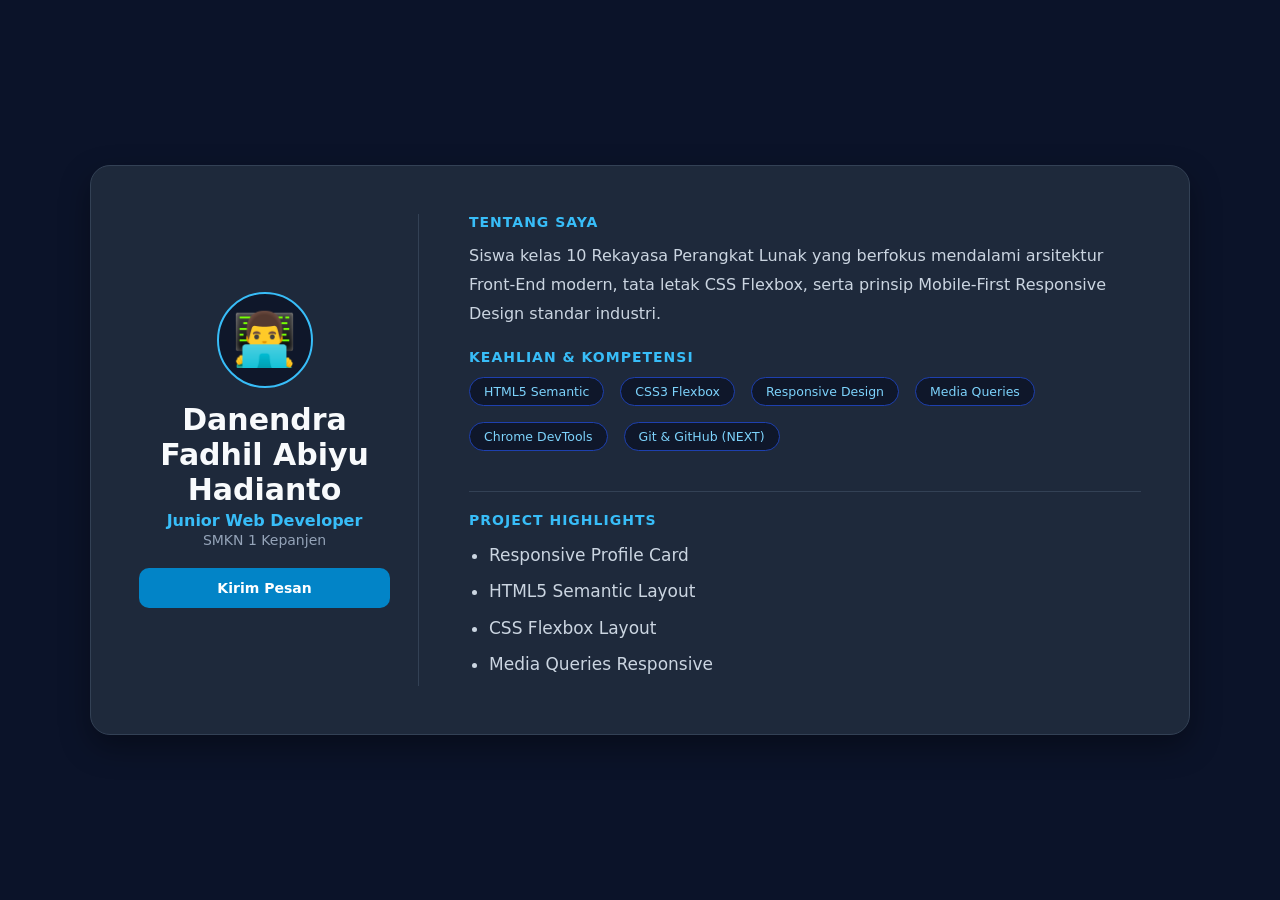
<file: index.html>
<!DOCTYPE html>
<html lang="id">
<head>
    <meta charset="UTF-8">
    <meta name="viewport" content="width=device-width, initial-scale=1.0">
    <title>Profil Digital Responsive - Danendra Fadhil Abiyu Hadianto</title>
    <link rel="stylesheet" href="style.css">
</head>
<body>

    <main class="page-wrapper">
    <!-- Kartu Profil Utama-->
     <article class="profile-card">

       <!-- Kolom kiri / Header Profil -->
       <header class="card-aside">
         <div class="avatar-box">
            <span class="avatar-icon">👨‍💻</span>
         </div>
         <h1 class="student-name">Danendra Fadhil Abiyu Hadianto</h1>
         <p class="student-role">Junior Web Developer</p>
         <p class="student-school">SMKN 1 Kepanjen</p>
         <a href="mailto:danendrafadhil.abiyu11@gmail.com" class="btn-contact">Kirim Pesan </a>
       </header>

       <!-- Kolom kanan / Konten Detail -->
        <section class="card-content">
          <div class="bio-section">
            <h2 class="section-heading">Tentang Saya</h2>
            <p class="bio-text">
               Siswa kelas 10 Rekayasa Perangkat Lunak yang berfokus mendalami arsitektur Front-End modern, 
               tata letak CSS Flexbox, serta prinsip Mobile-First Responsive Design standar industri.
             </p>
          </div>

          <div class="skills-section">
            <h2 class="section-heading">Keahlian & Kompetensi</h2>
            <div class="skill-matrix">
                <div class="skill-badge">HTML5 Semantic</div>
                <div class="skill-badge">CSS3 Flexbox</div>
                <div class="skill-badge">Responsive Design</div>
                <div class="skill-badge">Media Queries</div>
                <div class="skill-badge">Chrome DevTools</div>
                <div class="skill-badge">Git & GitHub (NEXT) </div>
            </div>

            <div class="project-highlights">
                <h2 class="section-heading">Project Highlights</h2>

            <ul>
                <li>Responsive Profile Card</li>
                <li>HTML5 Semantic Layout</li>
                <li>CSS Flexbox Layout</li>
                <li>Media Queries Responsive</li>
            </ul>
            </div>
          </div>
        </section>

     </article>
    </main>

</body>
</html>
</file>
<file: style.css>
* {
    margin: 0;
    padding: 0;
    box-sizing: border-box;
}

body {
    font-family: 'Segoe UI', system-ui, -apple-system, sans-serif;
    background-color: #0b1329;
    color: #e2e8f0;
    min-height: 100vh;
    display: flex;
    justify-content: center;
    align-items: center;
    padding: 16px;
}

.page-wrapper {
    width: 100%;
    max-width: 820px;
}

.profile-card {
    background-color: #1e293b;
    border: 1px solid #334155;
    border-radius: 20px;
    padding: 24px;
    box-shadow: 0 12px 30px rgba(0, 0, 0, 0.35);
    display: flex;
    flex-direction: column; /* Bertumpuk vertikal di HP */
    gap: 24px;
}

.card-aside {
    display: flex;
    flex-direction: column;
    align-items: center;
    text-align: center;
    padding-bottom: 20px;
    border-bottom: 1px solid #334155;   
}

.avatar-box {
    transition: transform .3s ease;
    width: 84px;
    height: 84px;
    background: #0f172a;
    border: 2px solid #38bdf8;
    border-radius: 50%;
    display: flex;
    justify-content: center;
    align-items: center;
    font-size: 46px;
    margin-bottom: 14px;
}

.avatar-box:hover {
    transform: scale(1.05);
}

.student-name {
    font-size: 22px;
    color: #f8fafc;
    font-weight: 700;
}

.student-role {
    color: #38bdf8;
    font-size: 14px;
    font-weight: 600;
    margin-top: 4px;
}

.student-school {
    color: #94a3b8;
    font-size: 13px;
    margin-top: 2px;
}

.btn-contact {
    margin-top: 16px;
    display: inline-block;
    width: 100%; /* Tombol lebar penuh di HP */
    text-align: center;
    background-color: #0284c7;
    color: #ffffff;
    text-decoration: none;
    padding: 12px 20px;
    border-radius: 10px;
    font-weight: 600;
    font-size: 14px;
    transition: all 0.2s ease;
}

.btn-contact:hover {
    background-color: #0369a1;
    transform: translateY(-2px);
}

.card-content {
  display: flex;
  flex-direction: column;
  gap: 20px;
}

.section-heading {
  font-size: 14px;
  color: #38bdf8;
  text-transform: uppercase;
  letter-spacing: 1px;
  font-weight: 700;
  margin-bottom: 12px;
}

.bio-text {
    font-size: 14px;
    line-height: 1.7;
    color: #cbd5e1;
}

.skill-matrix {
    display: flex;
    flex-wrap: wrap; /* Otomatis turun baris jika layar sempit */
    gap: 10px;
}

.skill-badge {
    transition: all .3s ease;
    background-color: #0f172a;
    border: 1px solid #1e40af;
    color: #7dd3fc;
    padding: 6px 14px;
    border-radius: 20px;
    font-size: 12.5px;
    font-weight: 500;
    transition: border-color 0.2s ease;
}

.skill-badge:hover {
    border-color: #38bdf8;
    background: #1e293b;
    transform: translateY(-3px);
}

@media screen and (min-width: 680px) {
    body {
        padding: 32px;
    }

    .profile-card {
        flex-direction: row; 
        align-items: stretch;
        padding: 36px;
        gap: 36px;
    }

    .card-aside {
        width: 240px;
        flex-shrink: 0;
        padding-bottom: 0;
        padding-right: 28px;
        border-bottom: none; 
        border-right: 1px solid #334155;
        justify-content: center;
    }

    .avatar-box {
        width: 96px;
        height: 96px;
        font-size: 52px;
    }

    .student-name {
        font-size: 24px;
    }

    .btn-contact {
        width: 100%;
        margin-top: 20px;
    }

    .card-content {
        flex: 1; 
        justify-content: center;
    }

    .bio-text {
        font-size: 15px;
    }
}

@media screen and (min-width: 1024px) {

    .skill-matrix {
        gap: 16px;
    }

    .project-highlights {
        font-size: 17px;
    }

    .page-wrapper {
        max-width: 1100px;
    }

    .profile-card {
        gap: 50px;
        padding: 48px;
    }

    .card-aside {
        width: 280px;
    }

    .student-name {
        font-size: 30px;
    }

    .student-role {
        font-size: 16px;
    }

    .student-school {
        font-size: 14px;
    }

    .bio-text {
        font-size: 16px;
        line-height: 1.8;
    }

}

 /* Section */
    .project-highlights{
    margin-top:40px;
    padding-top:20px;
    border-top:1px solid #334155;
}

.project-highlights ul{
    margin-top: 10px;
    padding-left: 20px;
    color: #cbd5e1;
    line-height: 1.8;
}

.project-highlights li {
    margin-bottom: 6px;
}
</file>
<file: modul-2.css>
* {
    margin: 0;
    padding: 0;
    box-sizing: border-box;
}

body {
    font-family: 'Segoe UI', system-ui, -apple-system, sans-serif;
    background-color: #0b1329;
    color: #e2e8f0;
    min-height: 100vh;
    display: flex;
    justify-content: center;
    align-items: center;
    padding: 16px;
}

.page-wrapper {
    width: 100%;
    max-width: 820px;
}

.profile-card {
    background-color: #1e293b;
    border: 1px solid #334155;
    border-radius: 20px;
    padding: 24px;
    box-shadow: 0 12px 30px rgba(0, 0, 0, 0.35);
    display: flex;
    flex-direction: column; /* Bertumpuk vertikal di HP */
    gap: 24px;
}

.card-aside {
    display: flex;
    flex-direction: column;
    align-items: center;
    text-align: center;
    padding-bottom: 20px;
    border-bottom: 1px solid #334155;   
}

.avatar-box {
    transition: transform .3s ease;
    width: 84px;
    height: 84px;
    background: #0f172a;
    border: 2px solid #38bdf8;
    border-radius: 50%;
    display: flex;
    justify-content: center;
    align-items: center;
    font-size: 46px;
    margin-bottom: 14px;
}

.avatar-box:hover {
    transform: scale(1.05);
}

.student-name {
    font-size: 22px;
    color: #f8fafc;
    font-weight: 700;
}

.student-role {
    color: #38bdf8;
    font-size: 14px;
    font-weight: 600;
    margin-top: 4px;
}

.student-school {
    color: #94a3b8;
    font-size: 13px;
    margin-top: 2px;
}

.btn-contact {
    margin-top: 16px;
    display: inline-block;
    width: 100%; /* Tombol lebar penuh di HP */
    text-align: center;
    background-color: #0284c7;
    color: #ffffff;
    text-decoration: none;
    padding: 12px 20px;
    border-radius: 10px;
    font-weight: 600;
    font-size: 14px;
    transition: all 0.2s ease;
}

.btn-contact:hover {
    background-color: #0369a1;
    transform: translateY(-2px);
}

.card-content {
  display: flex;
  flex-direction: column;
  gap: 20px;
}

.section-heading {
  font-size: 14px;
  color: #38bdf8;
  text-transform: uppercase;
  letter-spacing: 1px;
  font-weight: 700;
  margin-bottom: 12px;
}

.bio-text {
    font-size: 14px;
    line-height: 1.7;
    color: #cbd5e1;
}

.skill-matrix {
    display: flex;
    flex-wrap: wrap; /* Otomatis turun baris jika layar sempit */
    gap: 10px;
}

.skill-badge {
    transition: all .3s ease;
    background-color: #0f172a;
    border: 1px solid #1e40af;
    color: #7dd3fc;
    padding: 6px 14px;
    border-radius: 20px;
    font-size: 12.5px;
    font-weight: 500;
    transition: border-color 0.2s ease;
}

.skill-badge:hover {
    border-color: #38bdf8;
    background: #1e293b;
    transform: translateY(-3px);
}

@media screen and (min-width: 680px) {
    body {
        padding: 32px;
    }

    .profile-card {
        flex-direction: row; 
        align-items: stretch;
        padding: 36px;
        gap: 36px;
    }

    .card-aside {
        width: 240px;
        flex-shrink: 0;
        padding-bottom: 0;
        padding-right: 28px;
        border-bottom: none; 
        border-right: 1px solid #334155;
        justify-content: center;
    }

    .avatar-box {
        width: 96px;
        height: 96px;
        font-size: 52px;
    }

    .student-name {
        font-size: 24px;
    }

    .btn-contact {
        width: 100%;
        margin-top: 20px;
    }

    .card-content {
        flex: 1; 
        justify-content: center;
    }

    .bio-text {
        font-size: 15px;
    }
}

@media screen and (min-width: 1024px) {

    .skill-matrix {
        gap: 16px;
    }

    .project-highlights {
        font-size: 17px;
    }

    .page-wrapper {
        max-width: 1100px;
    }

    .profile-card {
        gap: 50px;
        padding: 48px;
    }

    .card-aside {
        width: 280px;
    }

    .student-name {
        font-size: 30px;
    }

    .student-role {
        font-size: 16px;
    }

    .student-school {
        font-size: 14px;
    }

    .bio-text {
        font-size: 16px;
        line-height: 1.8;
    }

}

 /* Section */
    .project-highlights{
    margin-top:40px;
    padding-top:20px;
    border-top:1px solid #334155;
}

.project-highlights ul{
    margin-top: 10px;
    padding-left: 20px;
    color: #cbd5e1;
    line-height: 1.8;
}

.project-highlights li {
    margin-bottom: 6px;
}
</file>
